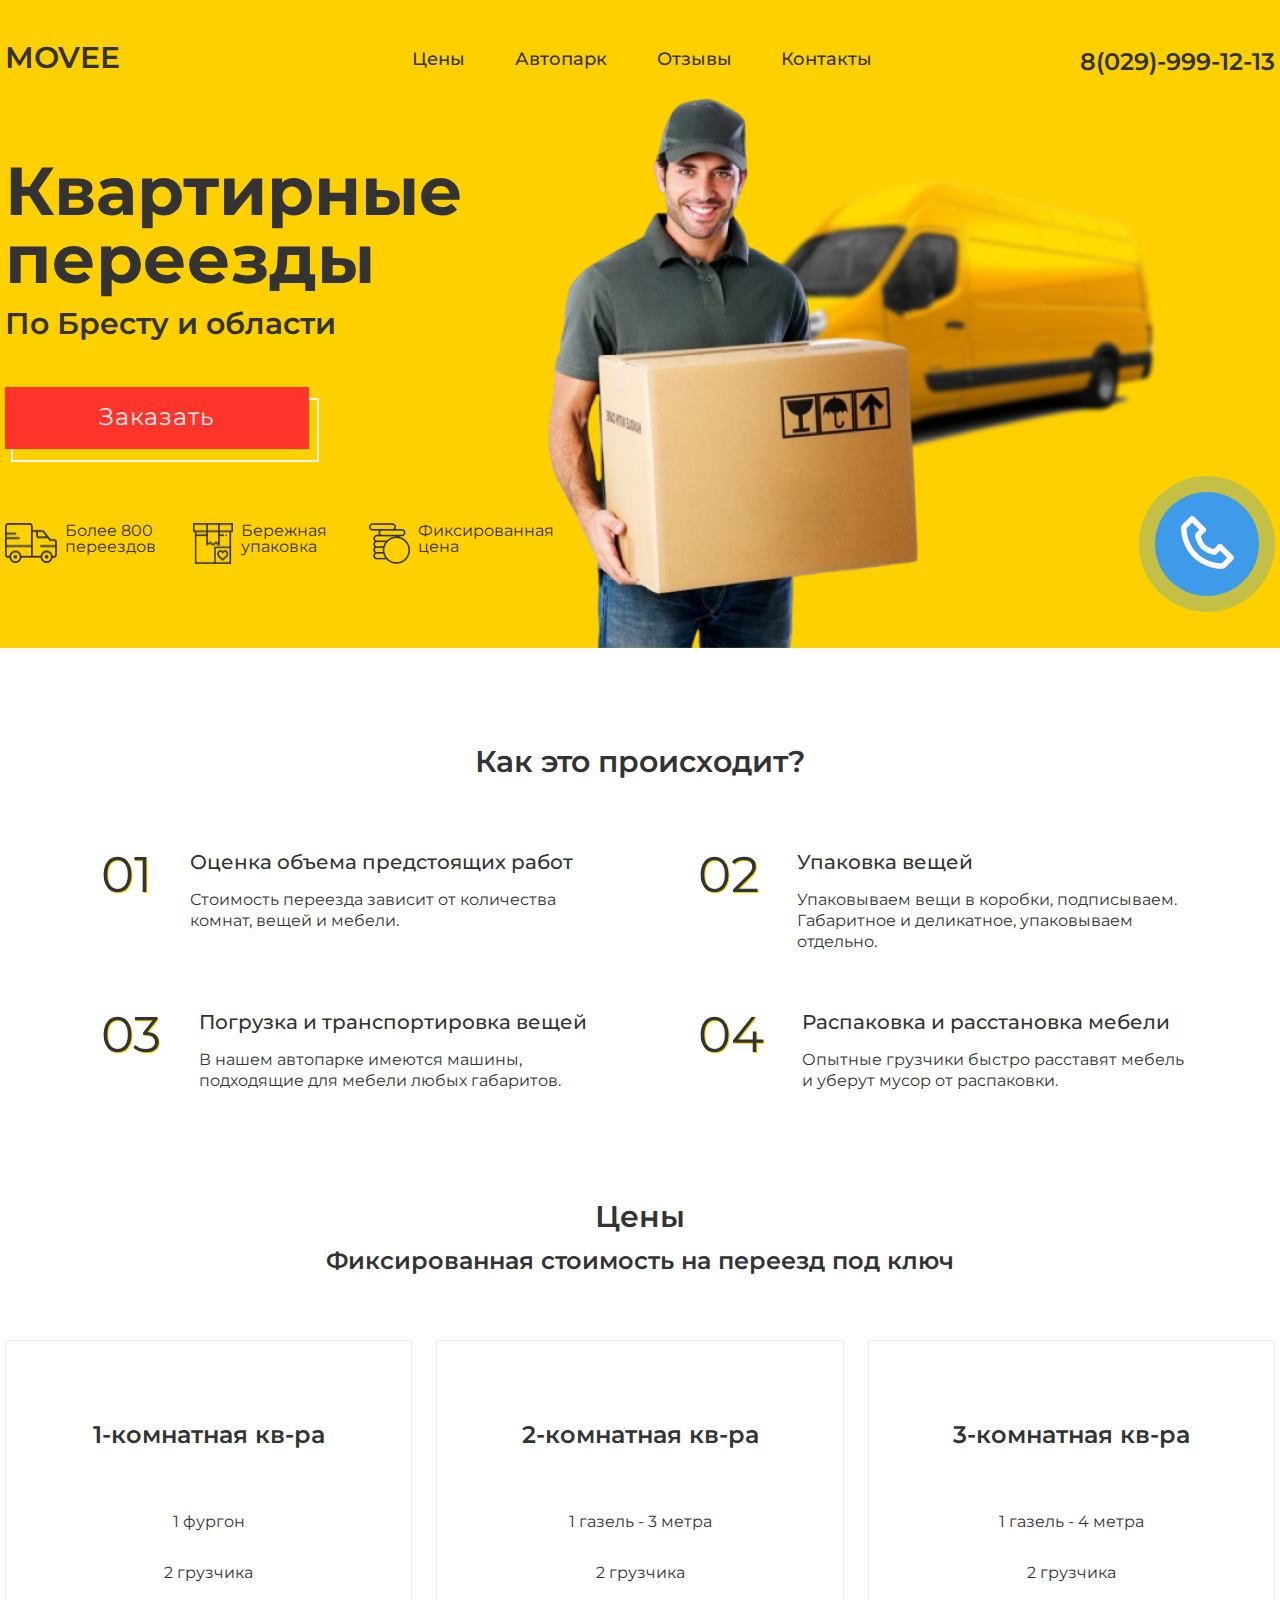
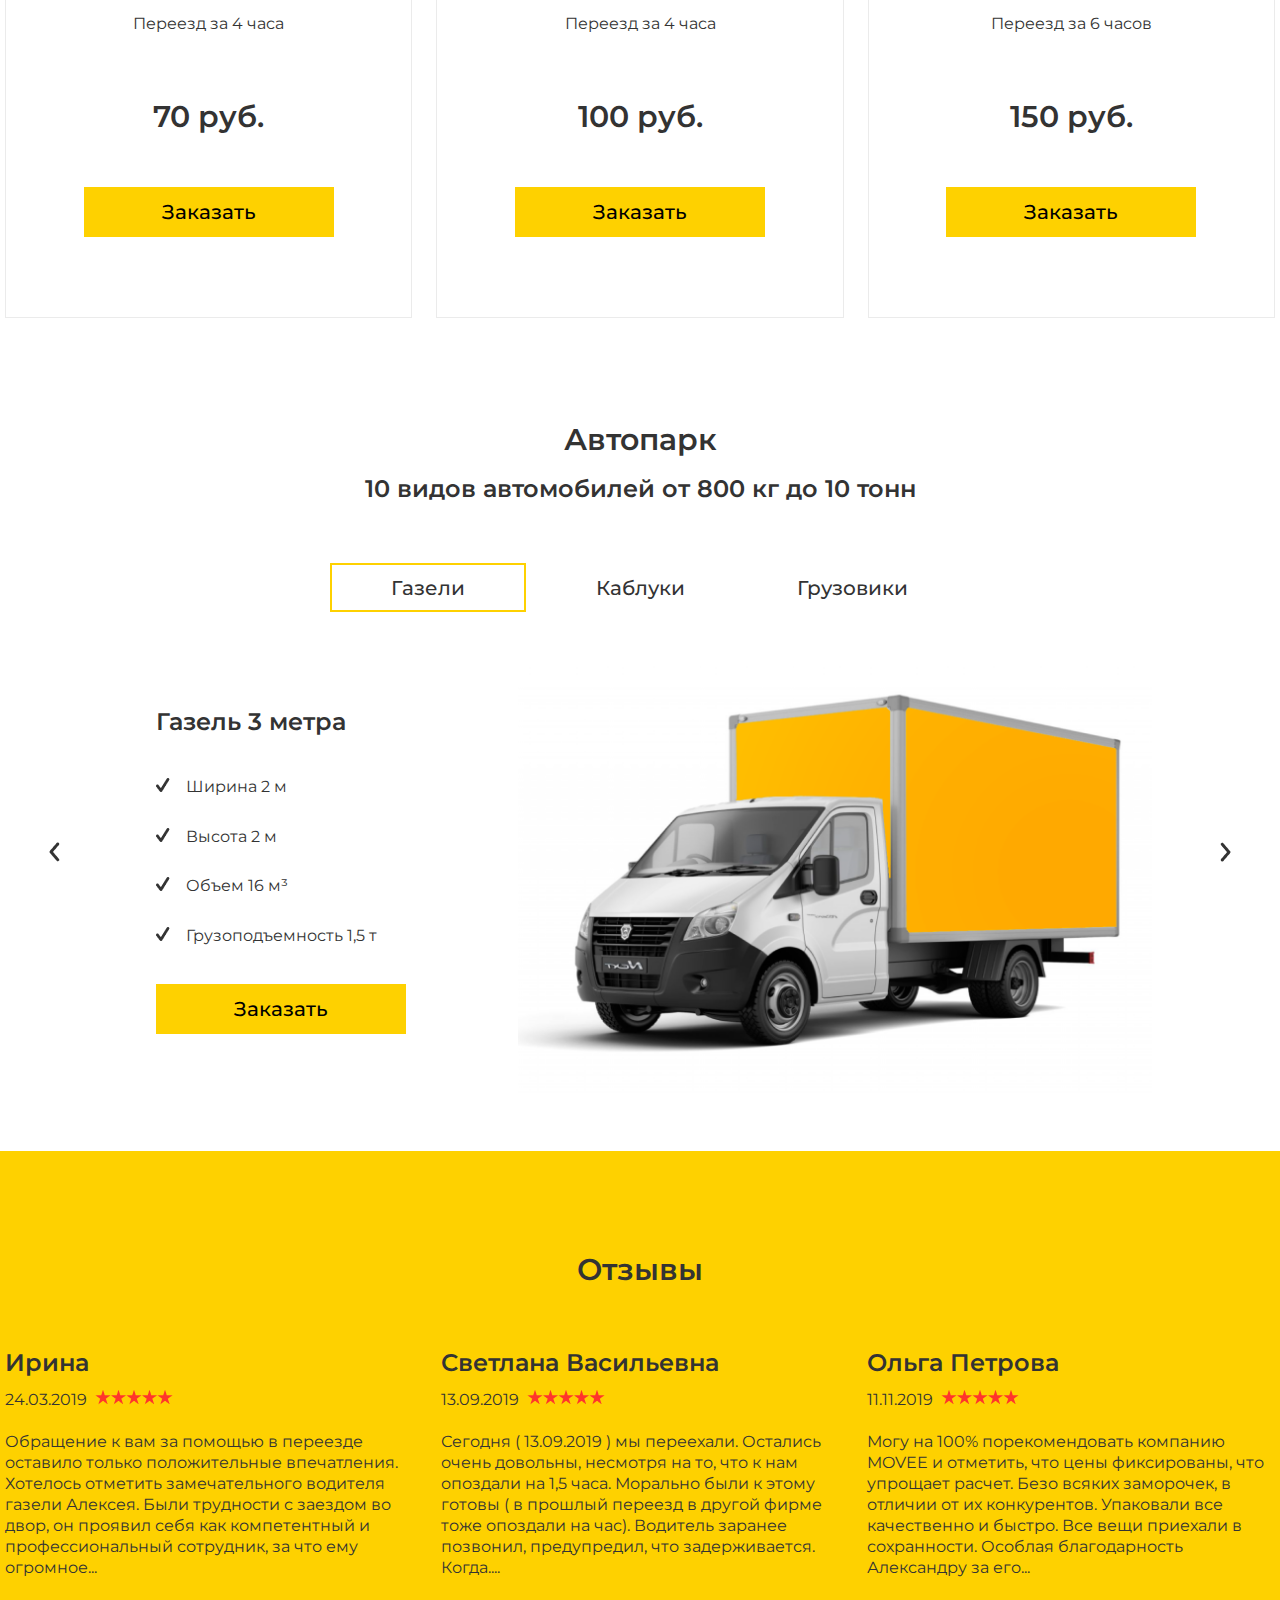
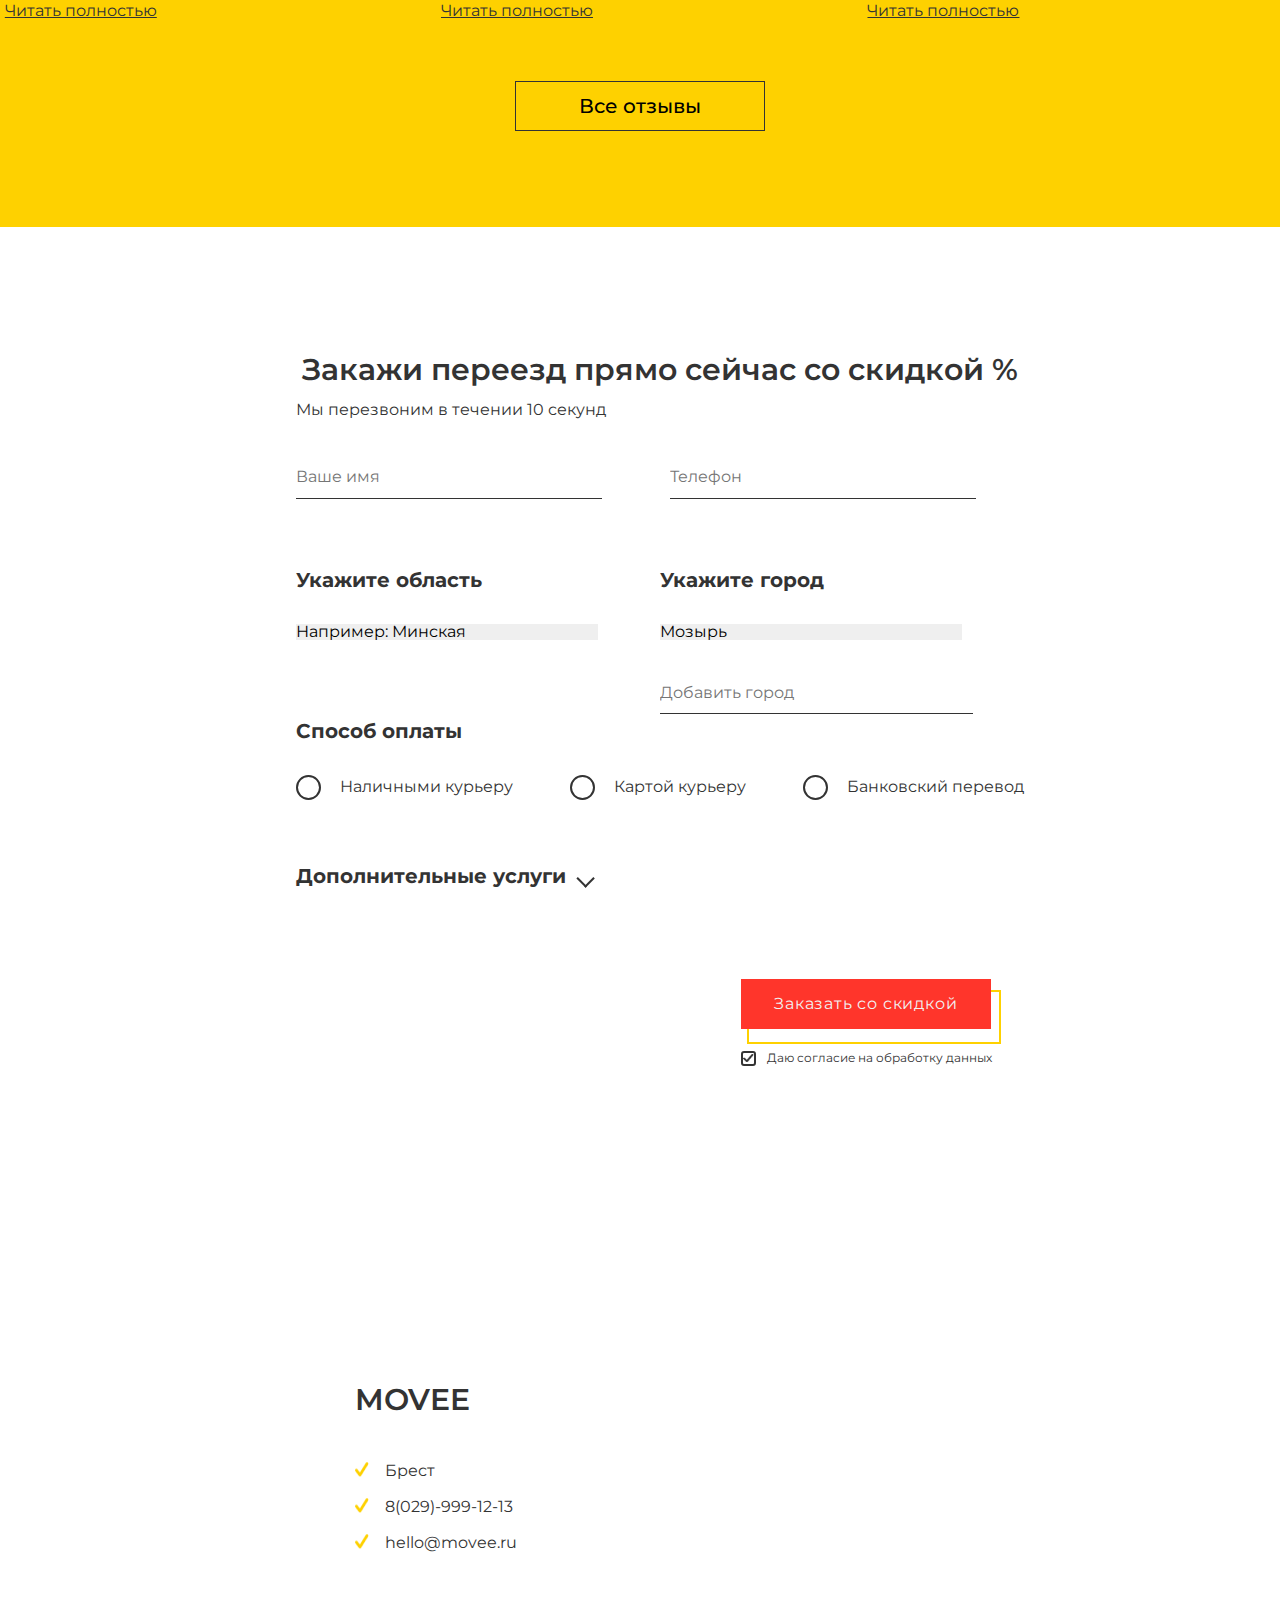
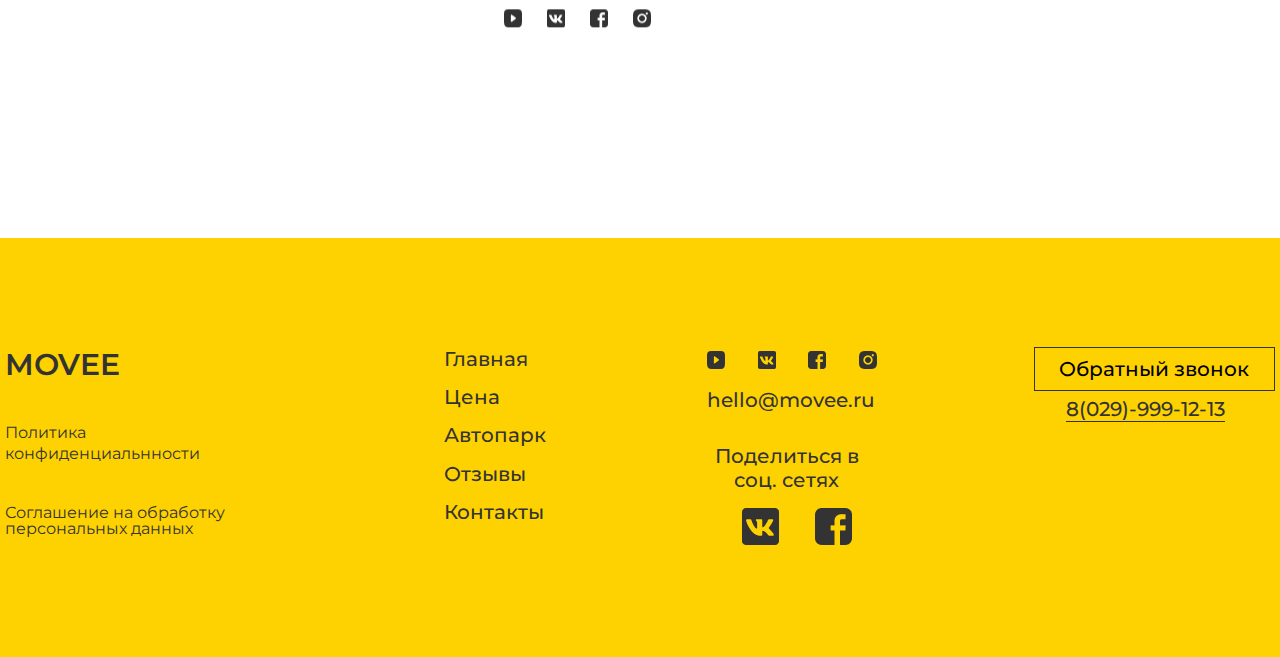
<file: index.html>
<!DOCTYPE html>
<html lang="en">
<head>
    <meta charset="UTF-8">
    <meta http-equiv="X-UA-Compatible" content="IE=edge">
    <meta name="viewport" content="width=device-width, initial-scale=1.0">
    <title>MOVEE for your comfort</title>
    <link rel="stylesheet" href="./reset/reset.css">
    <link rel="preconnect" href="https://fonts.gstatic.com">
    <link href="https://fonts.googleapis.com/css2?family=Montserrat:wght@400;500;600;800&display=swap" rel="stylesheet">
    <link rel="stylesheet" href="./styles/style.css"> 
</head>
<body>
    <section class="first-section">
        <div class="container">
            <header class="header">
                <div class="header_logo">MOVEE</div>
                <nav class="header_navigation">
                    <ul class="header_menu">
                        <li>
                            <a href="#"> Цены</a>
                        </li>
                        <li>
                            <a href="#">Автопарк</a>
                        </li>
                        <li>
                            <a href="#"> Отзывы</a>
                        </li>
                        <li>
                            <a href="#">Контакты</a>
                        </li>
                    </ul>
                </nav>
                <a class="header_number" href="tel:8(029)-999-12-13">8(029)-999-12-13</a>
                <img class="menu-burger" src="./images/menuBurger.png" alt="img">
            </header>
            <div class="first-section_main-part">
                <div class="first-section_main">
                    <h1 class="first-section_title">Квартирные переезды</h1>
                    <p class="first-section_article">По Бресту и области</p>
                    <img class="man-image_mobile" src="./images/mobile_man.png" alt="image">
                    <div class="first-section_button">
                        <button class="button-btn">Заказать</button>
                        <div class="button-border"></div>
                    </div>
                    <div class="first-section_advantages">
                        <img class="advantages_img" src="./images/truck-img.png" alt="image">
                        <p>Более 800 переездов</p>
                        <img class="advantages_img" src="./images/package-img.png" alt="image">
                        <p>Бережная упаковка</p>
                        <img class="advantages_img" src="./images/money-img.png" alt="image">
                        <p>Фиксированная цена</p>
                    </div>
                </div>
                <div class="first-section__phone-call">
                    <div class="phone-btn">
                        <a href="tel:8(029)-999-12-13" class="phone-btn_link"></a>
                    </div>
                </div>
            </div>
        </div>  
    </section>
    <section class="how-it-works">
        <div class="container">
            <h2 class="how-it-works__title heading">Как это происходит?</h2>
            <div class="how-it-works__list">
                <div class="how-it-works__list-item number-1">
                    <p class="list-item__numbers">01</p>
                        <div class="how-it-works__list-info">
                            <span  class="list-info__title font">Оценка объема предстоящих работ</span>
                            <p class="list-info__article">Стоимость переезда зависит от количества комнат, вещей и мебели. </p>
                        </div>
                </div>
                <div class="how-it-works__list-item number-2">
                    <p class="list-item__numbers">02</p>
                    <div class="how-it-works__list-info"> 
                        <span class="list-info__title font">Упаковка вещей</span>
                        <p class="list-info__article">Упаковываем вещи в коробки, подписываем. Габаритное и деликатное,  упаковываем отдельно.</p>
                    </div>
                </div>
                <div class="how-it-works__list-item number-3">
                    <p class="list-item__numbers">03</p>
                        <div class="how-it-works__list-info">
                            <span class="list-info__title list__title-desk font"> Погрузка и транспортировка вещей</span>
                            <span class="list__title-mob font">Погрузка и транспортировка</span>
                            <p class="list-info__article">В нашем автопарке имеются машины, подходящие для мебели любых габаритов. </p>
                        </div>
                </div>
                <div class="how-it-works__list-item number-4">
                    <p class="list-item__numbers">04</p>
                    <div class="how-it-works__list-info">
                        <span class="list-info__title font">Распаковка и расстановка мебели</span>
                        <p class="list-info__article">Опытные грузчики быстро расставят мебель и уберут мусор от распаковки.</p>
                    </div>
                </div> 
            </div>
        </div>
    </section>
    <section class="prices">
        <div class="container">
            <h3 class="prices__title heading">Цены </h3>
        <h4 class="prices__article small-heading">Фиксированная стоимость на переезд под ключ  </h4>
        <div class="prices__cards">
            <div class="cards__info">
                <h4 class="cards__title small-heading">1-комнатная кв-ра </h4>
                <ul class="cards__details">
                    <li>1 фургон</li>
                    <li>2 грузчика</li>
                    <li>Переезд за 4 часа</li>
                </ul>
                <span class="cards__service-cost heading"> 70 руб. </span>
                <button class="cards__button btn font">Заказать</button>
            </div>
            <div class="cards__info">
                <h4 class="cards__title small-heading">2-комнатная кв-ра  </h4>
                <ul class="cards__details">
                    <li>1 газель - 3 метра</li>
                    <li>2 грузчика</li>
                    <li>Переезд за 4 часа</li>
                </ul>
                <span class="cards__service-cost heading"> 100 руб.</span>
                <button class="cards__button btn font">Заказать</button>
            </div>
            <div class="cards__info">
                <h4 class="cards__title small-heading">3-комнатная кв-ра</h4>
                <ul class="cards__details">
                    <li>1 газель - 4 метра</li>
                    <li>2 грузчика</li>
                    <li>Переезд за 6 часов</li>
                </ul>
                <span class="cards__service-cost heading"> 150 руб. </span>
                <button class="cards__button btn font">Заказать</button>
            </div>
        </div>
        <span class="prices__all-prices">Все цены</span>
        </div>
        
    </section>
    <section class="car-park">
        <div class="container">
            <h2 class="car-park__title heading">Автопарк</h2>
            <h3 class="car-park__article small-heading">10 видов автомобилей от 800 кг до 10 тонн</h3>
            <div class="car-park__types">
                <div class="types__cars font active">Газели</div>
                <div class="types__cars font">Каблуки</div>
                <div class="types__cars font">Грузовики</div>
            </div>
            <div  class="car-park__slider">
                <img  class="slider__direction" id="prev" src="./images/car-park_left.png" alt="image">
                <div class="slider__slides active-slide">
                    <div class="slider__car-info">
                        <h3 class="slider__car-title small-heading">Газель 3 метра </h3>
                        <ul class="slider__car-list">
                            <li>Ширина 2 м</li>
                            <li>Высота 2 м</li>
                            <li>Объем 16 м³</li>
                            <li>Грузоподъемность 1,5 т</li>
                        </ul>
                        <button class="slider__order-button btn font">Заказать</button>
                    </div>
                    <img class="slider__car-image" src="./images/car-park_car.png" alt="image">
                </div>
                <div class="slider__slides">
                    <div class="slider__car-info">
                        <h3 class="slider__car-title small-heading">Каблук 2 метра </h3>
                        <ul class="slider__car-list">
                            <li>Ширина 1.8 м</li>
                            <li>Высота 1.2 м</li>
                            <li>Объем 8 м³</li>
                            <li>Грузоподъемность 0.8 т</li>
                        </ul>
                        <button class="slider__order-button btn font">Заказать</button>
                    </div>
                    <img class="slider__car-image blue-car" src="./images/slider2.png" alt="image">
                </div>
                <div class="slider__slides">
                    <div class="slider__car-info">
                        <h3 class="slider__car-title small-heading">Грузовик 3 метра </h3>
                        <ul class="slider__car-list">
                            <li>Ширина 3 м</li>
                            <li>Высота 3 м</li>
                            <li>Объем 20 м³</li>
                            <li>Грузоподъемность 2 т</li>
                        </ul>
                        <button class="slider__order-button btn font">Заказать</button>
                    </div>
                    <img class="slider__car-image" src="./images/slider3.png" alt="image">
                </div>
                <p class="slider__car-description-mob">Газель 3 метра / 1,5 тонны </p>
                <div class="slider__dots-choice">
                    <span class="slider__dots active-dot"></span>
                    <span class="slider__dots"></span>
                    <span class="slider__dots"></span>
                </div>
                <button class="slider__button-mob font btn">Заказать</button>
                <img  class="slider__direction" id="next" src="./images/car-park_right.png" alt="image">
            </div>
        </div>
    </section>
    <section class="feedbacks">
        <div class="container">
            <h2 class="feedbacks__title heading">Отзывы</h2>
            <div class="feedbacks__clients">
                <div  class="clients__feedback-card">
                    <p class="clients__name small-heading">Ирина</p>
                    <span class="clients__date">24.03.2019</span>
                    <p class="clients__feedback-info">Обращение к вам за помощью в переезде оставило только положительные впечатления. Хотелось отметить замечательного водителя газели Алексея. Были трудности с заездом 
                        во двор, он проявил себя как компетентный и профессиональный сотрудник, за что ему огромное...  </p>
                    <span class="clients__feedback-continue">Читать полностью </span>
                </div>
                <div class="clients__feedback-card">
                    <p class="clients__name small-heading">Светлана Васильевна </p>
                        <span class="clients__date">13.09.2019</span>
                    <p class="clients__feedback-info">Сегодня ( 13.09.2019 ) мы переехали. Остались очень довольны, несмотря на то, что к нам опоздали на 1,5 часа. Морально были к этому готовы ( в прошлый переезд в другой 
                        фирме тоже опоздали на час).  Водитель заранее позвонил, предупредил, что задерживается. Когда....</p>
                    <span class="clients__feedback-continue">Читать полностью </span>
                </div>
                <div class="clients__feedback-card">
                    <p class="clients__name small-heading">Ольга Петрова</p>
                    <span class="clients__date">11.11.2019</span>
                    <p class="clients__feedback-info">Могу на 100% порекомендовать компанию MOVEE и отметить, что цены фиксированы, что упрощает расчет. Безо всяких заморочек, в отличии от их конкурентов. Упаковали все 
                        качественно и быстро. Все вещи приехали в сохранности. Особлая благодарность Александру за его...</p>
                    <span class="clients__feedback-continue">Читать полностью </span>
                </div>
            </div>
            <button class="feedbacks__button btn font">Все отзывы</button>
        </div>
       
    </section>
    <section class="make-order">
        <div class="container">
            <form class="make-order__form" id="form"> 
                <h2 class="make-order__title heading">Закажи  переезд прямо сейчас со скидкой %</h2>
            <h2 class="make-order__mobile-title font">Закажи  переезд прямо сейчас</h2>
            <div class="wrapper">
                <p class="make-order__article">Мы перезвоним в течении 10 секунд</p>
                <div class="make-order__info">
                    <input class="make-order__name input-info valid" id="client-name" type="text" placeholder="Ваше имя">
                    <input class="make-order__tel input-info valid" id="client-tel" type="tel" placeholder="Телефон">
                </div>
                <div class="make-order__location">
                    <div class="make-order__location-district">
                        <h4 class="location-district__subtitle make-order__subtitle font">Укажите область</h4>
                        <select class="location__select location__select-region" name="district">
                            <option class="location__select-example" value="0" disabled selected hidden>Например: Минская</option>
                            <option value="1">Минская</option>
                            <option value="2">Брестская</option>
                            <option value="3">Гродненская</option>
                            <option value="4">Гомельская</option>
                            <option value="5">Витебская</option>
                            <option value="6">Могилевская</option>
                        </select>
                    </div>
                    <div class="make-order__location-city">
                        <h4 class="location-city__subtitle make-order__subtitle font">Укажите город</h4>
                        <select class="location__select location__select-cities" name="cities">
                            <option class="location__options" value="мозырь">Мозырь</option>
                            <option class="location__options" value="минск">Минск</option>
                            <option class="location__options" value="брест">Брест</option>
                            <option class="location__options" value="витебск">Витебск</option>
                            <option class="location__options" value="гомель">Гомель</option>
                            <option class="location__options" value="гродно">Гродно</option>
                            <option class="location__options" value="могилев">Могилев</option>
                        </select>
                        <input class="location-city__name input-info" id="addCity" type="text"  placeholder="Добавить город">
                    </div>
                </div>
                <div class="make-order__payment-methods">
                    <h4 class="payment-methods__subtitle make-order__subtitle font">Способ оплаты</h4>
                    <label class="payment-methods__label">
                        <input class="payment-methods__radio-btn" name="payment" type="radio" value="cash">
                        <span>Наличными курьеру</span>
                    </label>
                    <label class="payment-methods__label">
                        <input class="payment-methods__radio-btn" name="payment" type="radio" value="card">
                        <span>Картой курьеру</span>
                    </label>
                    <label class="payment-methods__label">
                        <input class="payment-methods__radio-btn" name="payment" type="radio" value="bank">
                        <span>Банковский перевод</span>
                    </label>
                </div>
                <div class="make-order__additional-services">
                    <div class="make-order__services">
                        <h4 class="make-order__subtitle font">Дополнительные услуги</h4>
                        <div class="additional-services__more"></div>
                    </div>
                    <div class="make-order__labels" id="labels">
                        <label class="additional-services__label">
                            <input class="additional-services__checkbox" name="service" type="checkbox" value="measurer">
                            <span>Вызов замерщика</span> 
                        </label>
                        <label class="additional-services__label">
                            <input class="additional-services__checkbox" name="service" type="checkbox" value="fragile">
                            <span>Упаковка для хрупких предметов</span>
                        </label>
                        <label class="additional-services__label">
                            <input class="additional-services__checkbox" name="service" type="checkbox" value="crane">
                            <span>Кран</span>
                        </label>
                        <label class="additional-services__label">
                            <input class="additional-services__checkbox" name="service" type="checkbox" value="furniture">
                            <span>Сборка мебели</span>
                        </label>
                        <label class="additional-services__label">
                            <input class="additional-services__checkbox" name="service" type="checkbox" value="oversized">
                            <span>Крупногабаритные предметы</span>
                        </label>
                    </div>  
                </div>
                <div class="make-order__time-and-button">
                    <div class="make-order__discount-time" id="countdown"></div>
                    <div class="make-order__btn-confirmation">
                        <div class="make-order__button-order">
                            <button class="button-order__btn button-btn" id="submit" type="submit">Заказать со скидкой</button>
                            <div class="button-order__bottom button-border"></div>
                        </div>
                        <button class="make-order__mobile-button" id="submit-mobile" type="submit">Перезвонить мне</button>
                        <div class="make-order__confirmation">
                            <label>
                                <input class="confirmation__checkbox" name="data-processing" type="checkbox" value="confirm" checked required>
                                <span>Даю согласие на обработку данных</span>
                            </label>
                        </div>
                    </div>
                </div>
            </div>
            </form>
            
        </div>
    </section>
    <section class="map">
        <iframe class="map__google-map" src="https://www.google.com/maps/embed?pb=!1m18!1m12!1m3!1d2451.3789165692783!2d23.694600315363648!3d52.091035175683274!2m3!1f0!2f0!3f0!3m2!1i1024!2i768!4f13.1!3m3!1m2!1s0x47210bf0d6c7cb8f%3A0x5d0b2cc4f645f8ca!2z0YPQuy4g0JHRg9C00ZHQvdC90L7Qs9C-IDY0LCDQkdGA0LXRgdGC!5e0!3m2!1sru!2sby!4v1618995040990!5m2!1sru!2sby" 
         style="border:0;" allowfullscreen="" loading="lazy">
        </iframe>
        <div class="map__movee-info">
            <h2 class="movee-info__title heading">MOVEE</h2>
            <p class="movee-info__item" >Брест</p>
            <a class="movee-info__item" href="tel:8(029)-999-12-13">8(029)-999-12-13</a>
            <a class="movee-info__item" href="mailto:hello@movee.ru">hello@movee.ru</a>
            <div class="movee-info__networks">
                <a class="movee-info__networks-list" href="https://www.youtube.com/" target="_blank">
                    <img src="./images/youtube-small.png" alt="img">
                </a>
                <a class="movee-info__networks-list" href="https://vk.com/" target="_blank">
                    <img src="./images/vk-small.png" alt="img">
                </a>
                <a class="movee-info__networks-list" href="https://www.facebook.com/" target="_blank">
                    <img src="./images/facebook-small.png" alt="img">
                </a>
                <a class="movee-info__networks-list" href="https://www.instagram.com/" target="_blank">
                    <img src="./images/insta-small.png" alt="img">
                </a>
            </div>
        </div>
        <div class="map__movee-mobile">
            <p class="movee-mobile__item" >Брест</p>
            <a class="movee-mobile__item" href="tel:8(029)-999-12-13">8(029)-999-12-13</a>
            <a class="movee-mobile__item item__link" href="mailto:hello@movee.ru">hello@movee.ru</a>
        </div>
    </section>
    <section class="footer">
        <div class="container footer__container">
            <div class="footer__rules-info">
                <h2 class="rules-info__title heading">MOVEE</h2>
                <p class="rules-info__confidentiality">Политика конфиденциальнности</p>
                <p class="rules-info__personal-info">Соглашение на обработку персональных данных</p>
            </div>
            <div class="footer__navigation">
                <a class="navigation__menu font">Главная</a>
                <a class="navigation__menu font">Цена</a>
                <a class="navigation__menu font">Автопарк</a>
                <a class="navigation__menu font">Отзывы</a>
                <a class="navigation__menu font">Контакты</a>
            </div>
            <div class="footer__social-networks">
                <div class="footer__networks">
                    <a class="networks__networks-list" href="https://www.youtube.com/" target="_blank">
                        <img src="./images/youtube-small.png" alt="img">
                    </a>
                    <a class="networks__networks-list" href="https://vk.com/" target="_blank">
                        <img src="./images/vk-small.png" alt="img">
                    </a>
                    <a class="networks__networks-list" href="https://www.facebook.com/" target="_blank">
                        <img src="./images/facebook-small.png" alt="img">
                    </a>
                    <a class="networks__networks-list" href="https://www.instagram.com/" target="_blank">
                        <img src="./images/insta-small.png" alt="img">
                    </a>
                </div>
                <a class="social-networks__email font" href="mailto:hello@movee.ru">hello@movee.ru</a>
                <p class="social-networks__share font">Поделиться в соц. сетях</p>
                <div class="social-networks__vk-fb">
                    <a href="#" onclick="Share.vkontakte('https://juliatsaruk.github.io/internship/#', 'Просмотри сайт компании Movee', '', 'Когда переезд в радость')">
                        <img src="./images/vk-big.png" alt="img">
                    </a>
                    <a href="#" onclick="Share.facebook('https://juliatsaruk.github.io/internship/#', 'Просмотри сайт компании Movee', '' , 'Когда переезд в радость')"> 
                        <img src="./images/facebook-big.png" alt="img">
                    </a>
                </div>
            </div>
            <div class="footer__call">
                <button class="call__button font">Обратный звонок</button>
                <a class="call__number-link font" href="tel:8(029)-999-12-13">8(029)-999-12-13</a>
            </div>
            <button class="call__mobile-number btn font">Заказать</button>
        </div>
    </section>
    <script src="./scripts/script.js"></script>
</body>
</html>
</file>
<file: styles/style.css>
body{
    font-family: 'Montserrat', sans-serif;
    color: #333333;
    width: 100%;
}

.container{
    max-width: 81.625rem;
    margin: 0 auto;
    padding: 0 0.3rem;
}

a{
    text-decoration: none;
    color: #333333;;
}

.heading{
    font-size: 1.88rem;
    line-height: 2.29rem;
    font-weight: 600;
    text-align: center;
}

.small-heading{
    font-weight: 600;
    font-size: 1.5rem;
    line-height: 1.81rem;
}

.font{
    font-size: 1.25rem;
    line-height: 1.5rem;
    font-weight: 500;
}

.btn{
    width: 15.625rem;
    height: 3.125rem;
    background-color: #FED100;
    display: flex;
    justify-content: center;
    align-items: center;
    margin: 0 auto;
}

.push{
    border: 2px solid red;
    width: 80px;
    height: 40px;
}

button,
button:active,
button:focus{
    outline: none;
}

.first-section{
    padding: 2rem 0 2.29rem 0;
    background: url(../images/first-section_man.png) 60%  100% no-repeat, url(../images/first-section_car.png) 86%  50% no-repeat;
    background-color: hsl(49, 100%, 50%);
}

.header{
    display: flex;
    justify-content: space-between;
}
.header_logo{
    font-size: 1.88rem;
    font-weight: 600;
    line-height: 2.31rem;
    padding-top: 0.5rem;
}

.header_menu{
    display: flex;
    justify-content: space-between;
    width: 28.75rem;
    padding: 1rem 0 0 5.3rem;
}
.header_menu li{
    font-size: 1.13rem;
    font-weight: 500;
    line-height: 1.38rem;
    list-style-type: none;
}

.header_menu li a:hover{
    color: #FF352B;
    transition: 0.5s;
}

.header_number{
    font-size: 1.5rem;
    font-weight: 600;
    line-height: 1.8rem;
    padding-top: 1rem;
}

.menu-burger{
    display: none;
}

.first-section_main-part{
    display: flex;
}

.first-section_main{
    width: 50%;
}

.first-section_title{
    font-size: 4.25rem;
    width: 31.25rem;
    font-weight: 700;
    padding: 5rem 0 1rem 0;
}

.first-section_article{
    font-weight: 600;
    font-size: 1.85rem;
    padding-bottom: 3rem;
}

.man-image_mobile{
    display: none;
}
.first-section_button{
    position: relative;
}

.button-btn{
    position: absolute;
    background-color: #FF352B;
    width: 19rem;
    height: 3.88rem;
    font-size: 1.5rem;
    line-height: 1.81rem;
    color: #F2F2F2;
    letter-spacing: 0.05rem;
    border:none;
    z-index: 1;
}

.button-btn:hover{
    background-color: #FF772B;
    transition: 0.5s;
    box-shadow: 0.625rem 0.625rem 0 #F2F2F2;

}

.button-border{
    position: absolute;
    width: 19rem;
    height: 3.75rem;
    top: 0.7rem;
    left: 0.4rem;
    border: 0.125rem solid #F2F2F2;
    z-index: 0;
}

.first-section_advantages{
    display: flex;
    padding: 8.5rem 0 3rem 0;
}

.first-section_advantages p{
    width: 8rem;
}
.advantages_img{
    padding-right: 0.5rem;
}

.first-section_images{
    display: flex;
}

.first-section__phone-call{ 
    width: 50%;
    position: relative;
}

.phone-btn{
    width: 8.5rem;
    height: 8.5rem;
    border-radius: 50%;
    background-color: rgba(61, 155, 233, 0.3);
    display: flex;
    align-items: center;
    justify-content: center;
    position: absolute;
    bottom: 0;
    right: 0;
}
    

.phone-btn_link{
    display: block;
    width: 6.5rem;
    height: 6.5rem;
    border-radius: 50%;
    background: rgb(61, 155, 233);
    display: flex;
    align-items: center;
    justify-content: center;
}

.phone-btn_link::after{
    content: url(../images/phone-img.png);
}

.phone-btn_link:hover {
    width: 100%;
    height: 100%;
    transition: 0.5s;
    background-color: #3d9be9;
  }

  .how-it-works{
    padding: 6rem 0 3.4rem 0;
    background-color: #FFFFFF;
}

.how-it-works__title{
    padding-bottom: 4rem;
}

.how-it-works__list{
    display: flex;
    flex-wrap: wrap;
}

.how-it-works__list-item{
    display: flex;
    width: 47%;
}

.list-item__numbers{
    font-size: 3.13rem;
    line-height: 3.81rem;
    text-shadow: 0.05rem 0.05rem 0 #FED100;
    margin-left: 6rem;
}

.how-it-works__list-info{
    padding: 0.3rem 0 0 2.4rem;
    margin-bottom: 3.3rem;
}


.list-info__article{
    line-height: 1.31rem;
    padding-top: 1rem;
    max-width: 24rem;
}

.list__title-mob{
    display: none;
}


.prices{
    margin-bottom: 6.5rem;
}

.prices__title{
    padding-bottom: 0.7rem;
}

.prices__article{
    text-align: center;
    margin-bottom: 4rem;
}

.prices__cards{
    display: flex;
}

.cards__info{
    width: 32%;
    border: 0.063rem solid #EBEBEB;
    padding: 5rem 0 5rem 0;
}

.cards__info:not(:last-child){
    margin-right: 1.5rem;
}

.cards__info:hover{
    border-color: #FED100;
}

.cards__title{
    text-align: center;
    padding-bottom: 4rem;
}


.cards__details{
    text-align: center;
}

.cards__details li{
    padding-bottom: 2.2rem;
}

.cards__service-cost{
    display: block;
    text-align: center;
    padding-top: 2rem;
    padding-bottom: 3.2rem;
}

.cards__button:hover{
    box-shadow: 0px 0.25rem 1.5rem #FED100;
    color: #FFFFFF;
    transition: 0.5s;
}

.prices__all-prices{
    display: none;
}


.car-park__title{
    padding-bottom: 1rem;
}

.car-park__article{
    text-align: center;
}

.car-park__types{
    display: flex;
    justify-content: center;
    padding: 3.7rem 0 3rem 1rem;
}

.types__cars{
    border: 1px solid #EBEBEB;
    width: 12rem;
    height: 2.1rem;
    text-align: center;
    padding-top: 0.7rem;
    margin-right: 1rem;
    border: 0.125rem solid transparent;
}

.types__cars.active{
    border: 0.125rem solid #FED100;
}


.car-park__slider{
    display: flex;
    width: 93%;
    height: 28rem;
    margin: 0 auto;
    justify-content: space-between;
}


.slider__direction{
    align-self: center;
    padding-bottom: 4rem;
}

.slider__slides{
    display: none;
}

.slider__slides.active-slide{
    display: flex;
    width: 100%;
}

.slider__car-info{
    margin:3rem 7rem 3rem 6rem;
}

.slider__car-title{
    padding-bottom: 2.5rem;
}
.slider__car-list li{
    line-height: 1.31rem;
    padding-bottom: 1.8rem;
}
.slider__car-list li::before{
    content: url(../images/car-park__list.png);
    padding-right: 1rem;
}

.slider__car-image{
    max-width: 69%;
}

.slider__order-button{
    margin-top: 0.5rem;
}

.slider__order-button:hover{
    box-shadow: 0px 0.25rem 1.5rem #FED100;
    color: #FFFFFF;
    transition: 0.5s;
}

.slider__car-description-mob,
.slider__dots,
.slider__button-mob{
    display: none;
}

.feedbacks{
    background-color: #FED100;
    padding-bottom: 6rem;
    margin-top: 2.7rem;
}

.feedbacks__title{
    padding-top: 6.3rem;
}

.feedbacks__clients{
    display: flex;
    padding: 3.8rem 0 3.9rem 0;
}

.clients__feedback-card:not(:last-child){
    margin-right: 1.8rem;
}


.clients__name{
    padding-bottom: 0.7rem;
}

.clients__date::after{
    content: url(../images/feedbacks__stars.png);
    padding-left: 0.5rem;
}

.clients__feedback-info{
    margin: 1.5rem 0;
    line-height: 1.31rem;
}

.clients__feedback-continue{
    text-decoration: underline;
}

.feedbacks__button{
    border: 1px solid #333333;
}

.feedbacks__button:hover{
    background-color: #FFFFFF;
    font-weight: bold;
    border: none;
    transition: 0.5s;
}

.make-order{
    padding: 7.8rem 0 0 2.5rem;
}

.wrapper{
    max-width: 45.5rem;
    margin: 0 auto;
}

.make-order__mobile-title,
.make-order__mobile-button{
    display: none;
}

.make-order__article{
    line-height: 1.31rem;
    padding: 0.7rem 0 2.2rem 0;
}

.make-order__info{
    padding-bottom: 4rem;
}

.input-info{
    line-height: 2.6rem;
    border-bottom: 0.0625rem solid #333333;
    width: 42%;
    margin-bottom: 0.3rem;
}

.make-order__name{
    margin-right: 4rem;
}

.valid{
    border-bottom: 0.025rem solid #333333;
}

.invalid{
    border: 0.125rem solid #FF352B;
}

.make-order__location{
    display: flex;
}

.make-order__location-district{
    width: 50%;
}

.make-order__location-city{
    width: 50%;
    display: flex;
    flex-direction: column;
}

.make-order__subtitle{
    font-weight: 700;
    padding-bottom: 2rem;
}

.location__select{
    width: 83%;
    margin-bottom: 2rem;
    -webkit-appearance: none;
    -moz-appearance: none;
}
.location__select:first-child{
    opacity: 0.4;
}

.location-city__name{
    width: 86%;
}

.make-order__payment-methods{
    padding-bottom: 3.8rem;
    display: flex;
    flex-wrap: wrap;
    justify-content: space-between;
}

.payment-methods__subtitle{
    width: 100%;
}

.payment-methods__radio-btn{
    position: absolute;
    z-index: -1;
    opacity: 0;
}

.payment-methods__label > span{
    display: inline-flex;
    align-items: center;
    user-select: none;
}

.payment-methods__label > span::before{
    content: '';
    display: inline-block;
    width: 1.3rem;
    height: 1.3rem;
    flex-shrink: 0;
    flex-grow: 0;
    border: 2px solid #333333;
    border-radius: 50%;
    margin-right: 1.2rem;
    background-repeat: no-repeat;
    background-position: center center;
    background-size: 50% 50%;
}

.payment-methods__radio-btn:checked + span::before{
    border-color: #FED100;
    background-image: url(../images/radio-btn.png);
}

.payment-methods__radio-btn:disabled + span::before{
    background-color:#F8F8F8;
}

.make-order__services{
    display: flex;
}

.additional-services__more{
    width: 0.7rem;
    height: 0.7rem;
    border-bottom: 0.125rem solid #333333;
    border-right: 0.125rem solid #333333;
    transform: rotate(45deg);
    margin: 0.5rem 0 0 0.8rem;
}

.additional-services__less{
    width: 0.7rem;
    height: 0.7rem;
    border-bottom: 0.125rem solid #333333;
    border-right: 0.125rem solid #333333;
    transform: rotate(225deg);
    margin: 0.5rem 0 0 0.8rem;
}

.make-order__labels{
    display: none;
}

.show-labels{
    display: block;
}

.additional-services__checkbox{
    position: absolute;
    z-index: -1;
    opacity: 0;
}

.additional-services__label > span{
    display: inline-flex;
    align-items: center;
    user-select: none;
    padding:0 2.2rem 2rem 0;
}

.additional-services__label > span::before{
    content: '';
    display: inline-block;
    width: 1.3rem;
    height: 1.3rem;
    flex-shrink: 0;
    flex-grow: 0;
    border: 2px solid #333333;
    border-radius: 0.25em;
    margin-right: 1.1rem;
    background-repeat: no-repeat;
    background-position: center center;
    background-size: 50% 50%;
}

.additional-services__checkbox:checked+span::before{
    border-color: #FED100;
    background-image: url(../images/checkbox.png);
}

.additional-services__checkbox:not(:disabled):not(:checked)+span:hover::before{
    border-color: #FED100;
}

.additional-services__checkbox:disabled+span::before{
    background-color: #F8F8F8;
}

.make-order__time-and-button{
    display: flex;
    margin-top: 2.7rem;
    
}

.make-order__discount-time{
    font-size: 6rem;
    line-height: 7.81rem;
    width: 60%;
}

.make-order__button-order{
    position: relative;
}

.button-order__btn{
    width: 15.625rem;
    height: 3.125rem;
    font-size: 1rem;
    line-height: 1.25rem;
} 

.button-order__btn:hover{
    background: #FF772B;
    transition: 0.5s;
    box-shadow: 0.5rem 0.8rem 0 #FED100;
}


.button-order__bottom{
    border: 0.125rem solid #FED100;
    width: 15.625rem;
    height: 3.125rem;
}

.make-order__btn-confirmation{
    margin: 1rem 0 0 0.5rem;
}

.make-order__confirmation{
    font-size: 0.75rem;
    margin-top: 4.5rem;
}

.confirmation__checkbox{
    position: absolute;
    z-index: -1;
    opacity: 0;
}

.confirmation__checkbox + span{
    display: inline-flex;
    align-items: center;
    user-select: none;
}

.confirmation__checkbox + span::before{
    content: '';
    display: inline-block;
    width: 0.7rem;
    height: 0.7rem;
    flex-shrink: 0;
    flex-grow: 0;
    border: 2px solid #333333;
    border-radius: 0.25em;
    margin-right: 0.7rem;
    background-repeat: no-repeat;
    background-position: center center;
    background-size: 100% 75%;
}

.confirmation__checkbox:checked + span::before{
    background-image: url(../images/car-park__list.png);
}

.confirmation__checkbox:disabled + span::before{
    background-color: #F8F8F8
}

.confirmation__error-message{
    position: absolute;
    font-size: 1rem;
    color:#FF352B;
    display: none;
    text-align: center;
    margin-left: -1rem;
}

.map{
    position: relative;
    margin-top: 6.5rem;
}

.map__google-map{
    width: 100%;
    height: 41.625rem;
}

.map__movee-info{
    position: absolute;
    width: 21rem;
    background-color: #FFFFFF;
    left: 25%;
    top: 50%;
    transform: translateY(-50%);
    padding: 2.5rem 0 0 2.19rem;
}

.movee-info__title{
    text-align: left;
    padding-bottom: 2.7rem;
}

.movee-info__item{
    display: block;
    padding-bottom: 1.19rem;
}

.movee-info__item::before{
    content: url(../images/movee-info-list.png);
    padding-right:1rem;
}

.movee-info__networks{
    display: flex;
    justify-content: flex-end;
    padding: 2.4rem 2.5rem 2.5rem 0;
}

.movee-info__networks-list:not(:last-child){
    padding-right: 1.56rem;
}

.map__movee-mobile{
    display: none;
}

.footer{
    background-color: #FED100;
    padding: 6.8rem 0;
    margin-top: -0.2rem;
}

.footer__container{
    display: flex;
    justify-content: space-between;
}

.footer__container > div{
    width: 19%;
}

.rules-info__title{
    text-align: left;
    padding-bottom: 2.5rem;
}

.rules-info__confidentiality{
    line-height: 1.31rem;
    padding-bottom: 2.5rem;
    padding-right: 1rem;
}

.footer__navigation{
    align-items: center;
}

.navigation__menu{
    padding-left: 7rem;
}

.navigation__menu:not(:last-child){
    display: block;
    padding-bottom:0.9rem;
}

.footer__social-networks{
    margin-left:3rem;
    padding-top: 0.3rem;
}

.footer__networks{
    margin-bottom: 1rem;
}

.networks__networks-list:not(:last-child){
    padding-right: 1.8rem;
}

.social-networks__share{
    max-width: 10rem;
    text-align: center;
    padding:2rem 0 1rem 0;
}

.social-networks__vk-fb{
    display: flex;
    justify-content: space-evenly;
    width: 75%;
}

.call__button{
    width: 100%;
    height: 2.75rem;
    background-color: #FED100;
    border: 1px solid #333333;
    margin-bottom: 0.4rem;
}

.call__button:hover{
    background-color: #FFFFFF;
    font-weight: bold;
    border: none;
    transition: 0.5s;
}


.call__number-link{
    border-bottom: 1px solid #333333;
    max-width: 11rem;
    margin: 0 2rem;
}

.call__mobile-number{
    display: none;
}


@media screen and (min-width: 805px) and (max-width:1200px){
    .header_menu{
        width: 23rem;
    }
    .first-section{
        background: url(../images/first-section_man.png) 70% 100% no-repeat;
        background-color: hsl(49, 100%, 50%);
    }
    .first-section_title{
        font-size: 3.5rem;
    }
    .first-section_article{
        font-size: 1.5rem;
    }
    .first-section_advantages{
        padding: 7.5rem 2rem 3rem 0;
        flex-wrap: wrap;
    }
    .blue-car{
        height: 22rem;
    }
    .slider__car-info{
        margin:3rem 1rem 3rem 3rem;
    }
    .slider__car-image{
        max-width: 60%;
    }
    .call__number-link{
        font-size: 1rem;
        margin: 0 1rem;
    }
    
}


@media screen and (min-width:200px) and (max-width:850px){
    .container{
        width: 19.25rem;
    }
    .first-section{
        min-height: 250px;
        padding: 0;
        padding: 1.75rem 0 4.5rem 0.8rem;
        background: none;
        background-color: hsl(49, 100%, 50%);
    }

    .header_logo{
        font-size: 1rem;
        line-height: 1.22rem;
        margin: 0;
        padding-top: 0;
    }
    
    .menu-burger{
        display: block;
        justify-content: end;
        margin-right: 1rem;
    }

    .first-section_title{
        font-size: 1.75rem;
        width: 12rem;
        padding: 1rem 0 0 3.1rem;
        text-align: center;
        line-height: 2.4rem;
    }

    .first-section_article{
        font-size: 1.13rem;
        line-height: 1.38rem;
        width: 18rem;
        text-align: center;
    }
    
    .man-image_mobile{
        display: block;
        margin: -5.1rem 0 0 2rem;
    }


    .header_menu,
    .header_number,
    .first-section_advantages,
    .button-border,
    .list__article,
    .phone-btn{
       display: none;
    }

    .button-btn{
        position: static;
        font-size: 1.25rem;
        line-height: 1.53rem;
        width: 18rem;
        position: absolute;
        top: -1.8rem;
    }

    .button-btn:hover{
        box-shadow: none;
    }


    .how-it-works{
        padding: 0;
        padding-top: 2.5rem;
    }

    .how-it-works__title{
        font-size: 1.25rem;
        line-height: 1.5rem;
        padding-bottom: 2.8rem;
    }

    .how-it-works__list{
        display: block;
        padding-left: 0.5rem;
    }

    .how-it-works__list-item{
        width: 100%;
    }

    .how-it-works__list-info{
        padding: 0.3rem 0.1rem 0 0.8rem;
    }

    .list-info__title{
        font-size: 1rem;
        line-height: 1.25rem;
    }

    .list__title-desk,
    .list-info__article{
        display: none;
    }

    .list__title-mob{
        display: inline;
        font-size: 1rem;
        line-height: 1.25rem;
    }

    .list-item__numbers{
        margin-left: 2rem;
    }

    .number-1 p{
        padding-right: 1rem;
    }

    .number-2 p {
        margin-top: -1rem;
    }

    .number-3 p{
        margin-top: -0.5rem;
    }

    .number-4{
        margin-top: -0.7rem;
    }

    .number-4 p{
        margin-top: -0.5rem;
    }


    .prices{
        margin: 2.9rem 0 5.7rem 0;
    }

    .prices__article,
    .cards__info:first-child,
    .cards__info:last-child{
        display: none;
    }

    .prices__title{
        font-size: 1.25rem;
        line-height: 1.5rem;
    }

    .prices__cards{
        margin: 0;
        width: 100%;
    }

    .cards__info{
        width: 100%;
        padding: 1.7rem 0 0 0.5rem;
        border: none;
    }

    .cards__title{
        font-size: 1.13rem;
        line-height: 1.38rem;
        padding-bottom: 1.7rem;
    }

    .cards__details li{
        padding-bottom: 1.3rem;
    }

    .cards__service-cost{
        padding: 1.5rem 0 3.2rem 0;
    }

    .cards__button{
        width: 18.25rem;
        height: 3.75rem;
    }

    .prices__all-prices{
        display: block;
        text-decoration: underline;
        line-height: 1.31rem;
        text-align: center;
        padding-top: 1.3rem;
    }

    .car-park__title{
        font-size: 1.25rem;
        line-height: 1.5rem;
        padding-bottom: 0.6rem;
    }

    .car-park__article,
    .slider__direction,
    .slider__car-info{
        display: none;
    }

    .car-park__types{
        padding: 0 0 0 0.5rem;
    }

    .types__cars{
        font-size: 1rem;
        margin-bottom: 1.4rem;
        line-height: 1rem;
        border: none;
        padding-top: 0.6rem;
    }

    .types__cars:active{
        box-shadow: inset 0 -1.17rem white, inset 0 -1.2rem #FED100;
    }

    .car-park__slider{
        margin: 0;
        width: 100%;
        flex-wrap: wrap;
        padding-left: 0;
        display: inline;
    }

    .slider__car-image{
        height: 12.19rem;
        padding-left: 0;
        margin: 0 0 1.1rem -0.5rem;
        max-width: 100%;
    }

    .slider__car-description-mob{
        display: block;
        font-size: 0.75rem;
        line-height: 0.94rem;
        text-align: center;
    }

    .slider__dots-choice{
        display: flex;
        justify-content: center;
        margin: 2.3rem 0  2.2rem 0;
    }

    .slider__dots{
        display: block;
        width: 0.5rem;
        height: 0.5rem;
        border-radius: 50%;
        background-color: #333333;
        margin-left: 1rem;
    }

    .slider__dots.active-dot::before{
        content: "";
        display: block;
        width: 0.5rem;
        height: 0.5rem;
        border-radius: 50%;
        box-shadow: 0 0 0 0.2rem white, 0 0 0 0.3rem #FED100;
    }


    .slider__button-mob{
        display: flex;
        width: 18.25rem;
        height: 3.75rem;
    }

    .slider__button-mob:hover{
        box-shadow: 0px 0.25rem 1.5rem #FED100;
        color: #FFFFFF;
        transition: 0.5s;
    }


    .feedbacks{
        padding-bottom: 3rem;
    }

    .feedbacks__title{
        font-size: 1.25rem;
        line-height: 1.5rem;
        padding: 2.6rem 0 0 0;
    }

    .clients__feedback-card:first-child,
    .clients__feedback-card:last-child{
        display: none;
    }

    .feedbacks__clients{
        padding: 0;
    }

    .clients__feedback-card:nth-child(2){
        font-size: 1rem;
        line-height: 1.31rem;
        width: 100%;
        margin-right: 0;
    }

    .clients__name{
        font-size: 1.13rem;
        line-height: 1.38rem;
        padding-bottom: 0;
        margin: 2.5rem 0 0.6rem 0.3rem;
    }

    .clients__date span{
        padding-left: 0.4rem;
    }

    .clients__feedback-info{
        padding: 0.9rem 0 0 0.4rem;
    }

    .clients__feedback-continue{
        display: block;
        margin: 0 0 2.8rem 0.3rem;
    }

    .feedbacks__button{
        width: 18.25rem;
        height: 3.75rem;
    }

    .make-order__title,
    .make-order__location,
    .make-order__payment-methods,
    .make-order__additional-services,
    .make-order__discount-time,
    .make-order__button-order{
        display: none;
    }
    .make-order{
        padding: 0;
        padding-top: 4rem;
    }

    .make-order__mobile-title{
        display: block;
        font-weight: 600;
        text-align: center;
        max-width: 15rem;
        margin: 0 auto;
    }

    .make-order__article{
        padding: 0.6rem 0 2.5rem 0.6rem;
        font-size: 0.94rem;
    }

    .make-order__info{
        padding-bottom: 0;
    }

    .make-order__name{
        width: 100%;
        margin:0 0 2rem 0.6rem;
    }

    .make-order__tel{
        width: 100%;
        margin: 0 0 3rem 0.6rem;
    }

    .make-order__mobile-button{
        width: 18rem;
        height: 3.75rem;
        background-color: #FF352B;
        display: flex;
        justify-content: center;
        align-items: center;
        margin: 0 auto;
        color: #F2F2F2;
        font-size: 1.3rem;
        padding: 1.9rem 2rem;
    }

    .make-order__mobile-button:hover{
        background-color: #FF772B;
    }

    .make-order__time-and-button{
        margin-top: 1rem;
        display: inline;
    }

    .make-order__confirmation{
        margin: 0.8rem 0 0 0.6rem;
    }
    
    .map{
        margin-top: 4.2rem;
    }

    .map__google-map{
        height: 32.75rem;
    }

    .map__movee-info{
        display: none;
    }

    .map__movee-mobile{
        display: block;
        font-size: 0.94rem;
        padding: 2.8rem 0 3rem 2.8rem;
    }

    .movee-mobile__item:not(:last-child){
        display: block;
        padding-bottom: 1.5rem;
    }

    .item__link{
        border-bottom: 1px solid #333333;
    }


    .footer{
        padding: 4rem 0 3.2rem 0;
    }

    .footer__container{
        flex-direction: column;
    }
    .footer__container > div{
        width: 100%;
    }
    
    .rules-info__title{
        text-align: center;
        padding-bottom: 2.4rem;
    }

    .rules-info__confidentiality{
        text-align: center;
        padding: 0 1rem 1.5rem 1rem;
    }

    .rules-info__personal-info{
        text-align: center;
        padding-bottom: 3rem;
    }

    .footer__navigation{
        text-align: center;
        margin: 0 0 3rem 0;
    }

    .navigation__menu{
        padding: 0;
    }

    .footer__social-networks{
        padding: 0;
        margin: 0;
    }

    .footer__networks{
        justify-content: center;
        display: flex;
    }

    .social-networks__email{
        text-align: center;
        display: block;
    }

    .social-networks__share,
    .social-networks__vk-fb,
    .footer__call{
        display: none;
    }

    .call__mobile-number{
        display: block;
        border: 1px solid #333333;
        height: 3.75rem;
        width: 18.25rem;
        margin-top: 2.9rem;
    }

    .call__mobile-number:hover{
        background-color: #FFFFFF;
        font-weight: bold;
        border: none;
        transition: 0.5s;
        }
        
}
</file>
